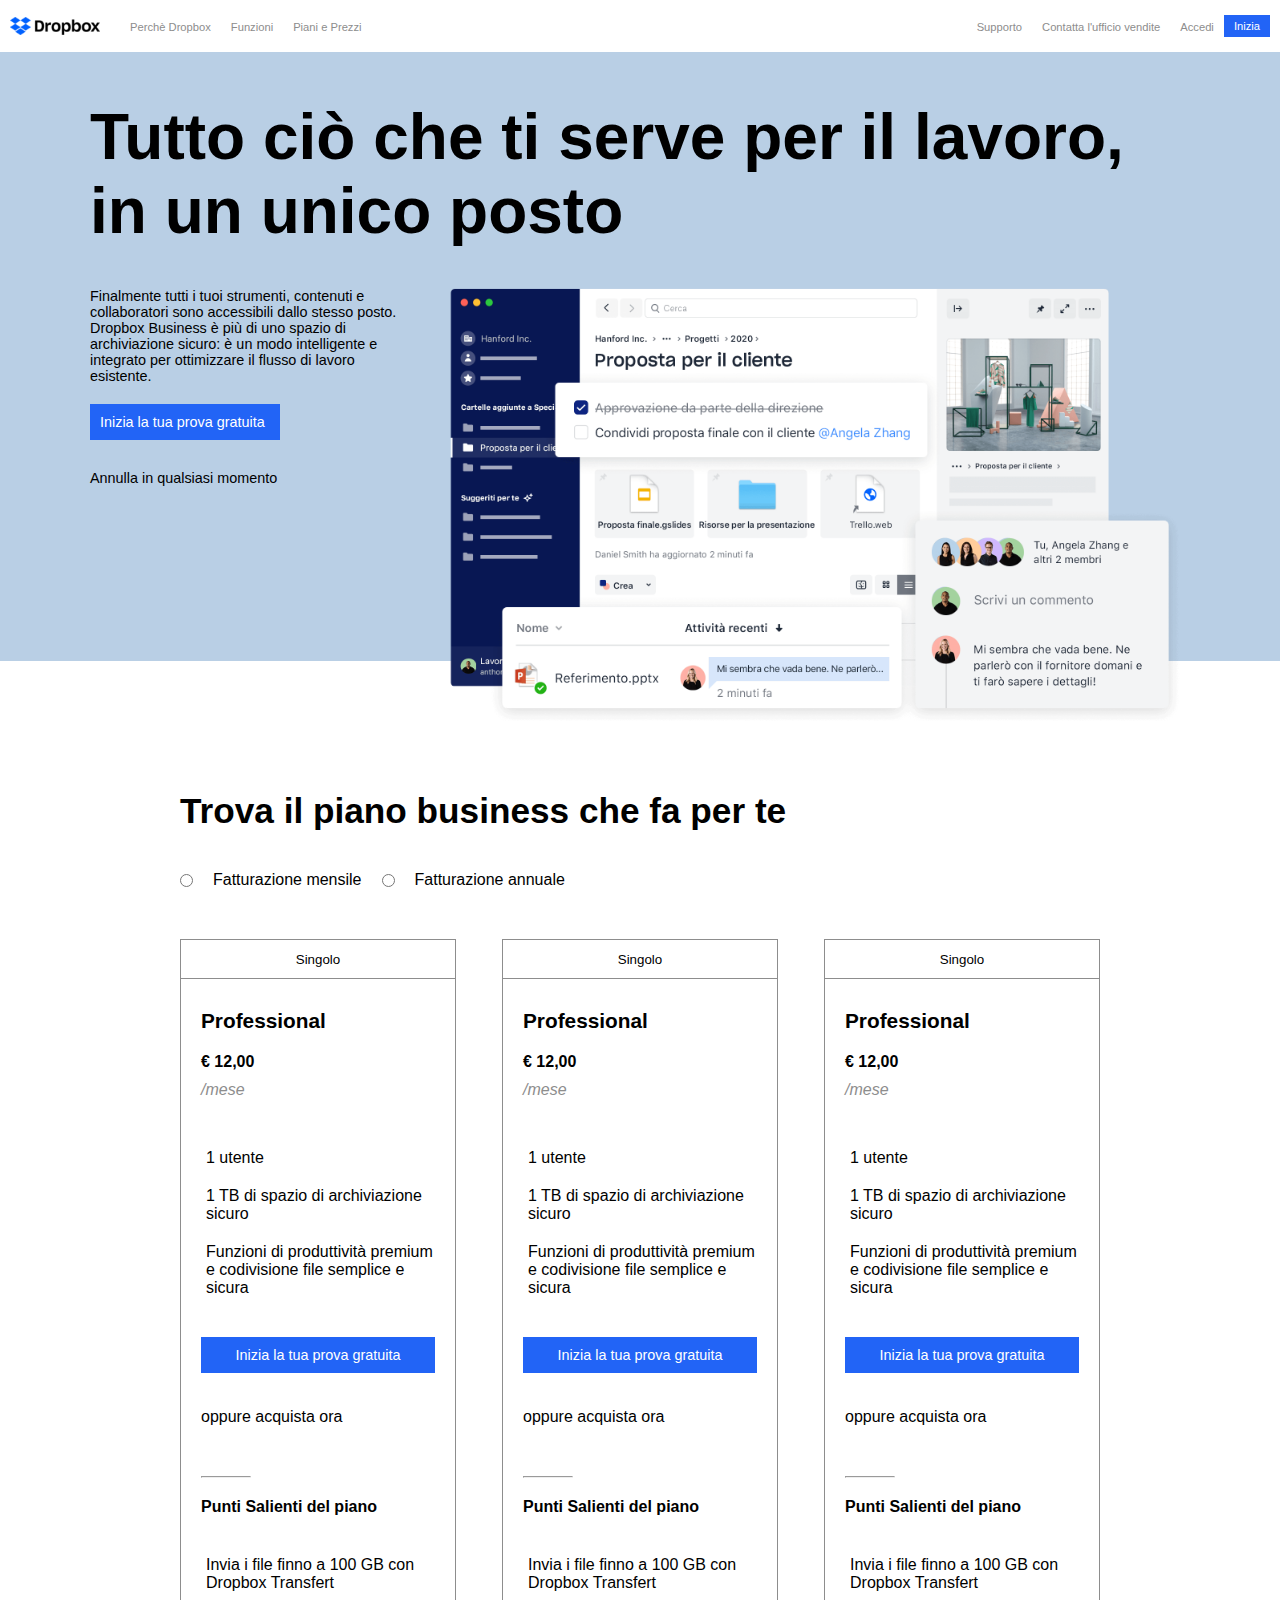
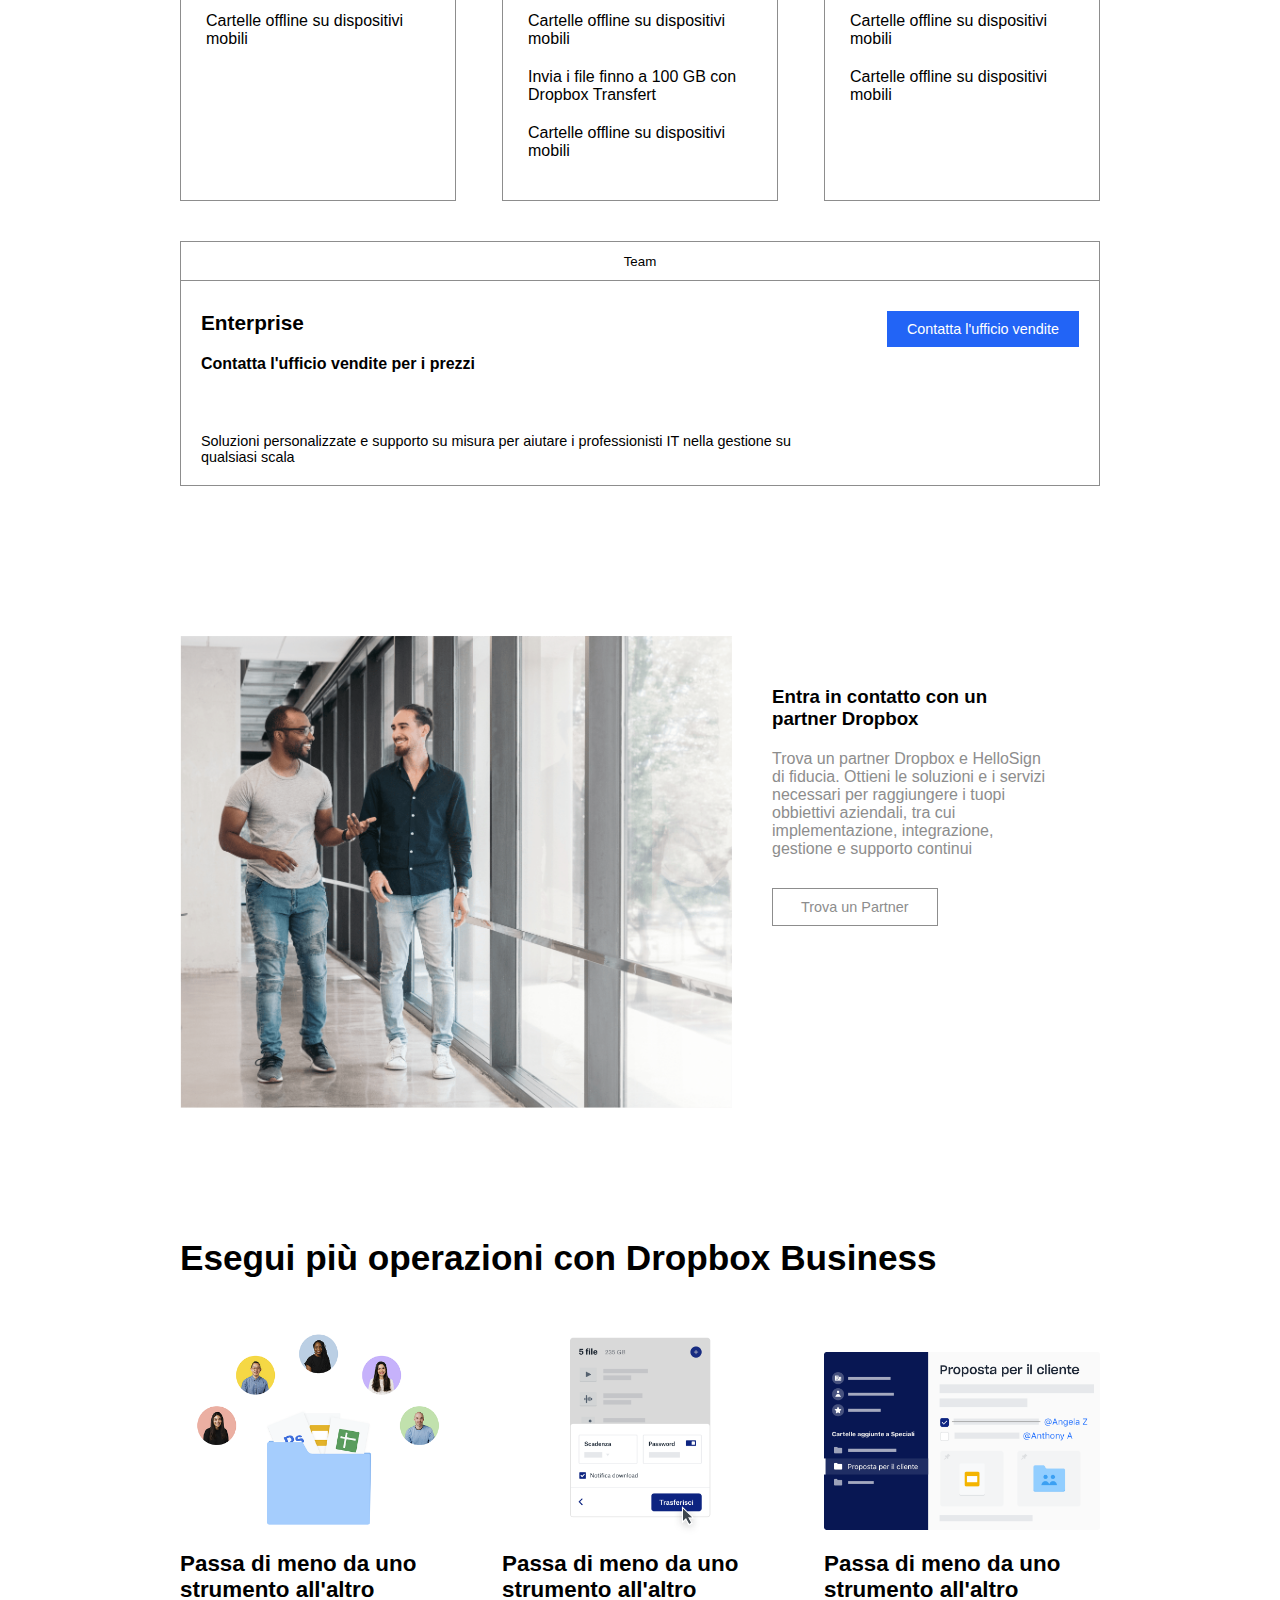
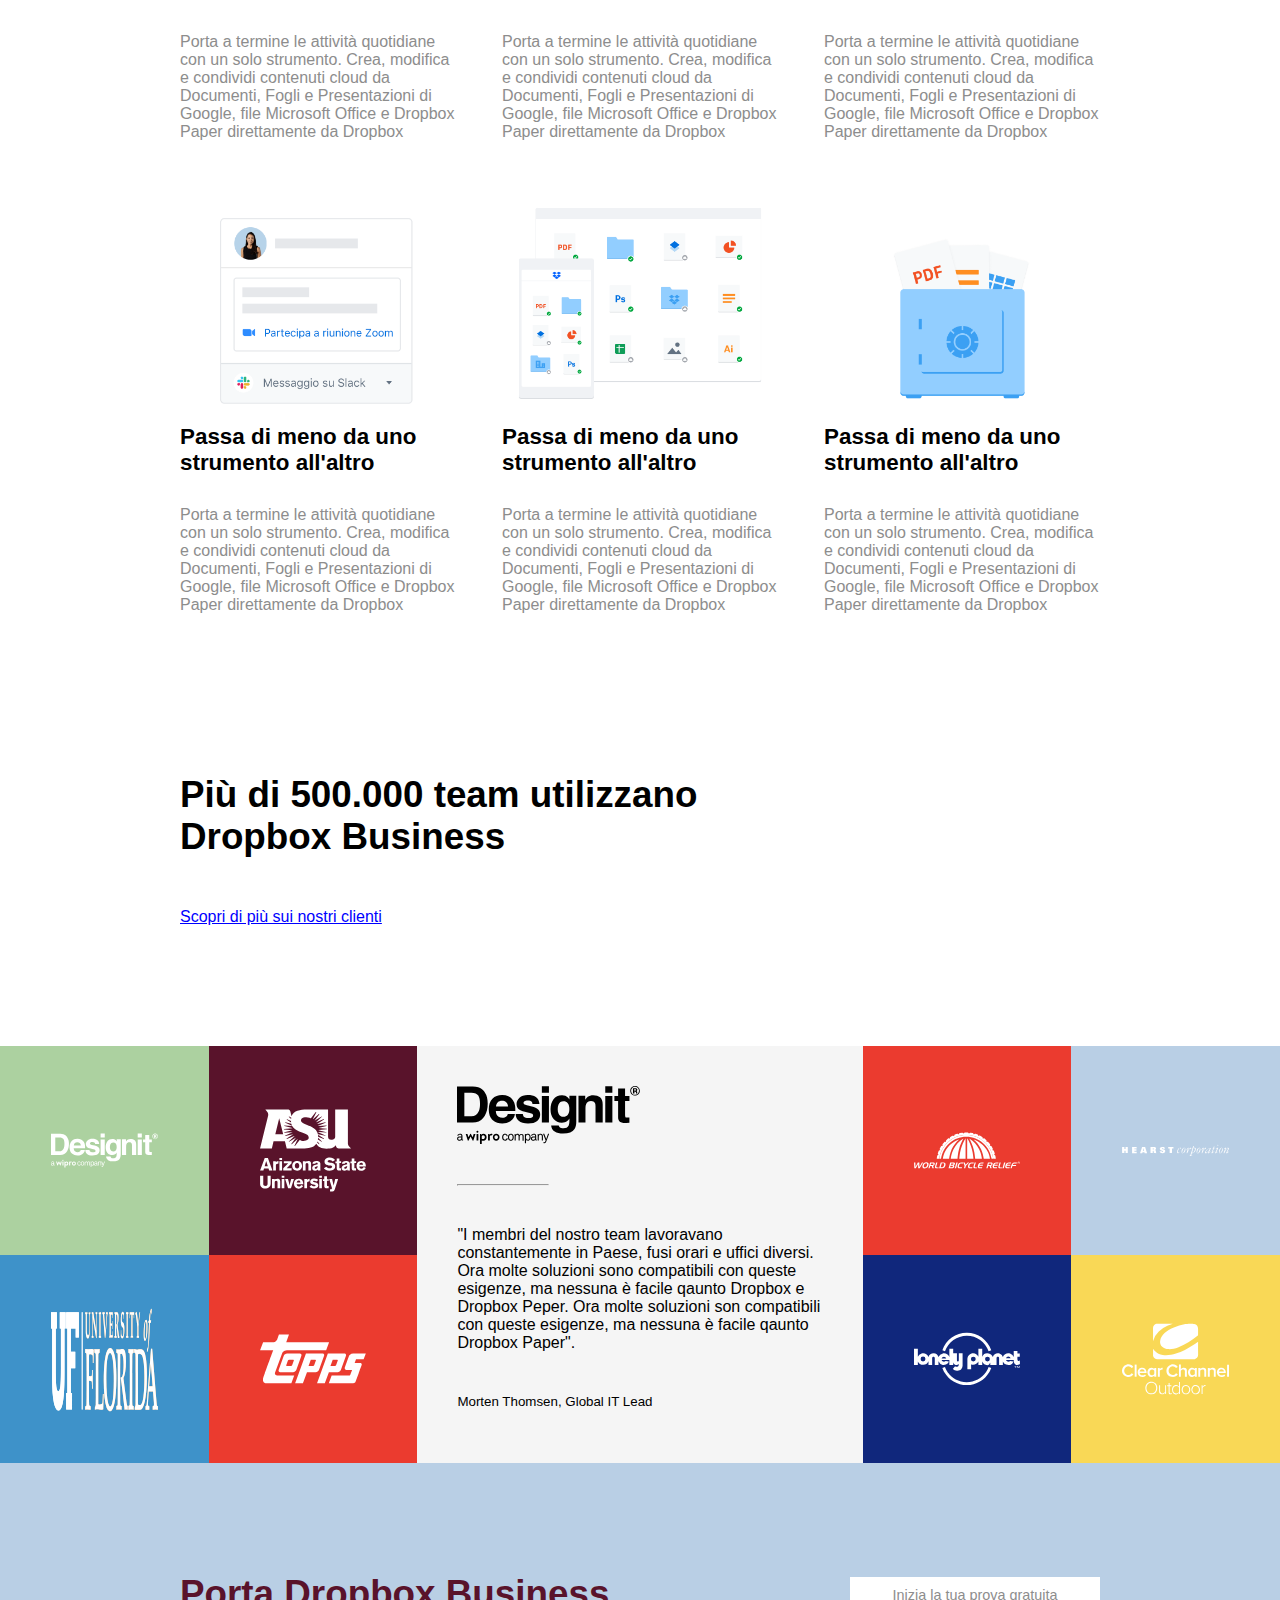
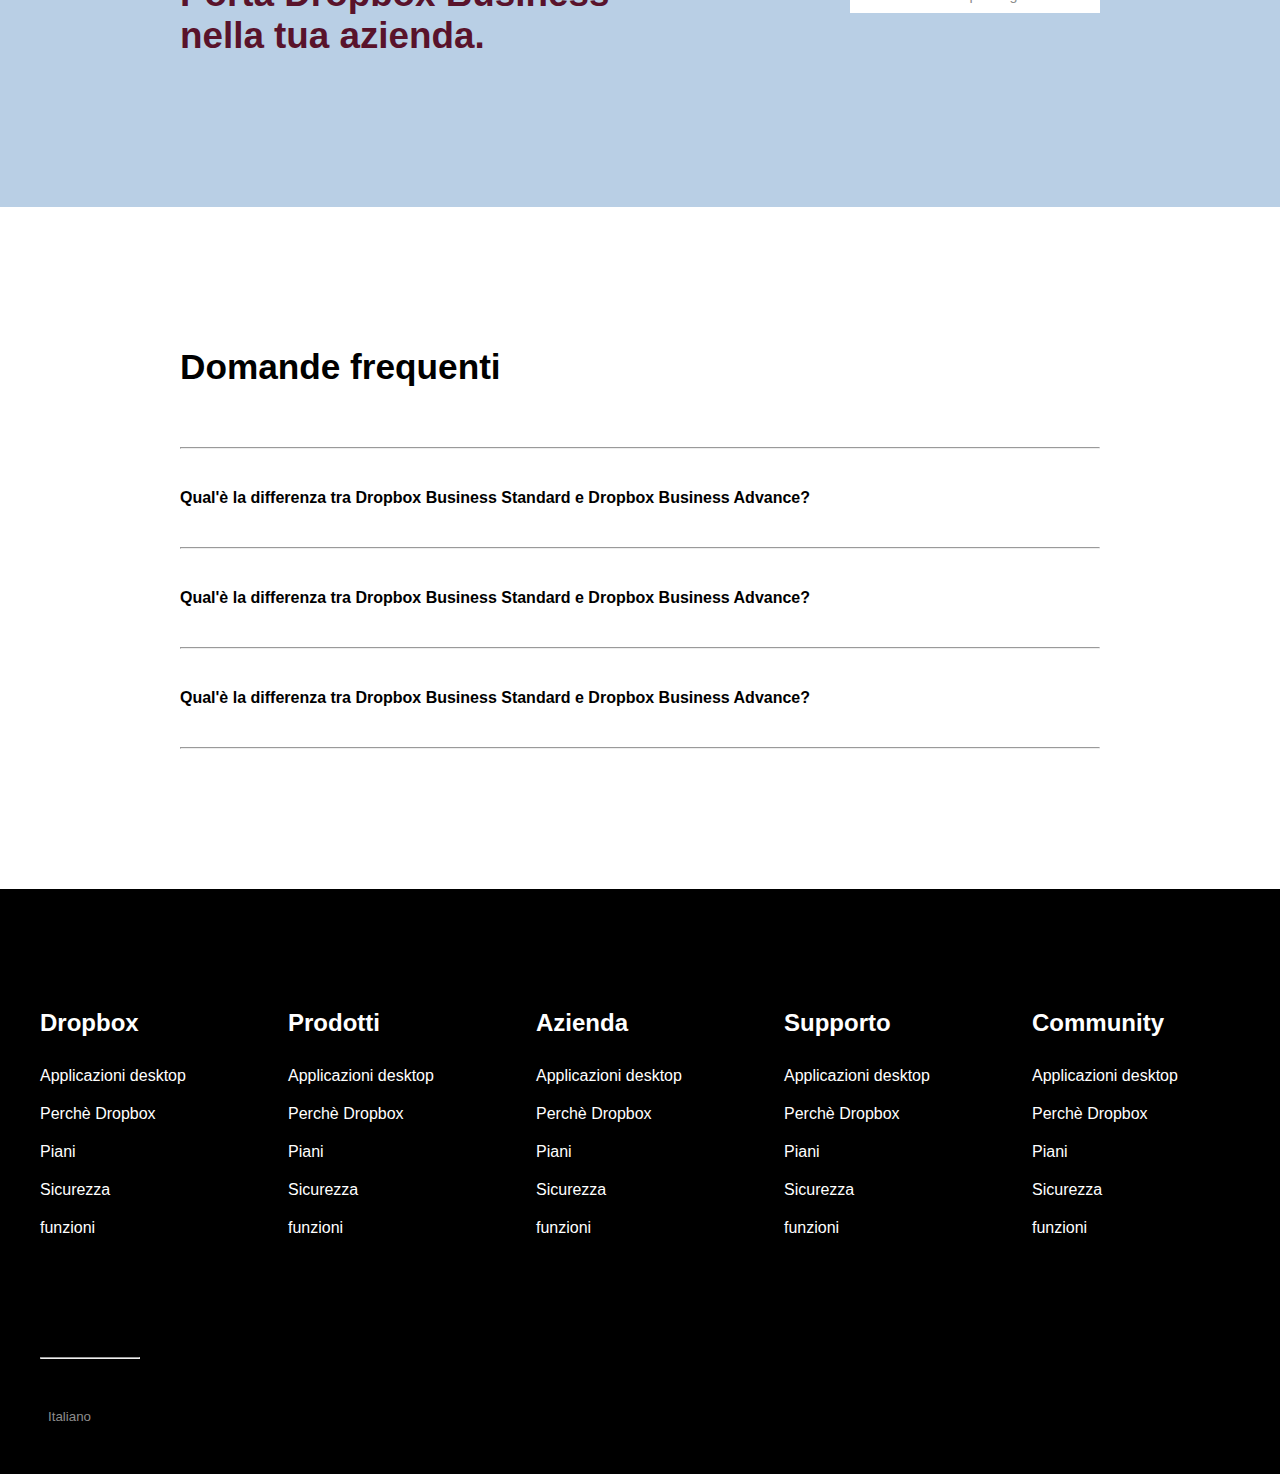
<file: index.html>
<!DOCTYPE html>
<html lang="en">

<head>
    <meta charset="UTF-8">
    <link rel="stylesheet" href="css/style.css">
    <link rel="stylesheet" href="https://cdnjs.cloudflare.com/ajax/libs/font-awesome/6.2.0/css/all.min.css"
        integrity="sha512-xh6O/CkQoPOWDdYTDqeRdPCVd1SpvCA9XXcUnZS2FmJNp1coAFzvtCN9BmamE+4aHK8yyUHUSCcJHgXloTyT2A=="
        crossorigin="anonymous" referrerpolicy="no-referrer">
    <title>Document</title>
</head>

<body>
    <header>
        <nav>



            <div class="logo">
                <img src="img/logo-small.png" alt="logo">
                <ul>
                    <li><a href="index.html">Perchè Dropbox</a></li>
                    <li><a href="index.html">Funzioni</a></li>
                    <li><a href="index.html">Piani e Prezzi</a></li>

                </ul>
            </div>
            <div class="start">

                <ul>
                    <li><a href="index.html">Supporto</a></li>
                    <li><a href="index.html">Contatta l'ufficio vendite</a></li>
                    <li><a href="index.html">Accedi</a></li>
                </ul>
                <button class="btn btn-small">Inizia</button>
            </div>

        </nav>

        <div class="container-header">
            <h1>Tutto ciò che ti serve per il lavoro, in un unico posto </h1>
            <div class="row">
                <div class="col1">
                    <p>Finalmente tutti i tuoi strumenti, contenuti e collaboratori sono accessibili dallo stesso posto.
                        Dropbox Business è più di uno spazio di archiviazione sicuro: è un modo intelligente e integrato
                        per ottimizzare il flusso di lavoro esistente. </p>


                    <div class="btn   btn-header"> Inizia la tua prova gratuita</div>
                    <p>Annulla in qualsiasi momento</p>
                    <div class="arrow-header">
                        <i class="fa-solid fa-arrow-down"></i>
                    </div>
                </div>
                <div class="col-img">
                    <img src="img/jumbo.png" alt="header-img">

                </div>
            </div>
        </div>

    </header>

    <!-- main section -->
    <main>

        <div class="container-main">
            <h2>Trova il piano business che fa per te </h2>
            <div class="radio-btn">
                <input type="radio">Fatturazione mensile
                <input type="radio">Fatturazione annuale
            </div>

            <section>
                <!-- container cards -->
                <div class="cards">
                    <!-- card1 -->
                    <div class="card">
                        <div class="card-header">
                            <div>
                                <i class="fa-solid fa-user"></i>
                                <small>Singolo</small>
                            </div>

                        </div>
                        <div class="card-body">
                            <h3>Professional</h3>
                            <div class="price"> € 12,00</div>
                            <div class="month">/mese</div>
                            <ul>
                                <li><i class="fa-solid fa-user"></i> 1 utente</li>
                                <li><i class="fa-solid fa-folder"></i> 1 TB di spazio di archiviazione sicuro </li>
                                <li><i class="fa-solid fa-share"></i> Funzioni di produttività premium e codivisione
                                    file
                                    semplice e sicura </li>

                            </ul>
                            <div class="btn btn-card"> Inizia la tua prova gratuita</div>
                            <div class="text-card"> oppure <span id="link">acquista ora</span></div>
                            <hr>
                            <h4>Punti Salienti del piano</h4>
                            <ul>
                                <li><i class="fa-solid fa-check blue"></i> Invia i file finno a 100 GB con Dropbox
                                    Transfert
                                </li>
                                <li><i class="fa-solid fa-check blue"></i> Cartelle offline su dispositivi mobili </li>

                            </ul>

                        </div>
                    </div>

                    <!-- card2 -->
                    <div class="card">
                        <div class="card-header">
                            <div>
                                <i class="fa-solid fa-user"></i>
                                <small>Singolo</small>
                            </div>

                        </div>
                        <div class="card-body">
                            <h3>Professional</h3>
                            <div class="price"> € 12,00</div>
                            <div class="month">/mese</div>
                            <ul>
                                <li><i class="fa-solid fa-user"></i> 1 utente</li>
                                <li><i class="fa-solid fa-folder"></i> 1 TB di spazio di archiviazione sicuro </li>
                                <li><i class="fa-solid fa-share"></i> Funzioni di produttività premium e codivisione
                                    file
                                    semplice e sicura </li>

                            </ul>
                            <div class="btn btn-card"> Inizia la tua prova gratuita</div>
                            <div class="text-card"> oppure <span id="link">acquista ora</span></div>
                            <hr>
                            <h4>Punti Salienti del piano</h4>
                            <ul>
                                <li><i class="fa-solid fa-check blue"></i> Invia i file finno a 100 GB con Dropbox
                                    Transfert
                                </li>
                                <li><i class="fa-solid fa-check blue"></i> Cartelle offline su dispositivi mobili </li>
                                <li><i class="fa-solid fa-check blue"></i> Invia i file finno a 100 GB con Dropbox
                                    Transfert
                                </li>
                                <li><i class="fa-solid fa-check blue"></i> Cartelle offline su dispositivi mobili </li>

                            </ul>

                        </div>
                    </div>

                    <!-- card3 -->
                    <div class="card">
                        <div class="card-header">
                            <div>
                                <i class="fa-solid fa-user"></i>
                                <small>Singolo</small>
                            </div>

                        </div>
                        <div class="card-body">
                            <h3>Professional</h3>
                            <div class="price"> € 12,00</div>
                            <div class="month">/mese</div>
                            <ul>
                                <li><i class="fa-solid fa-user"></i> 1 utente</li>
                                <li><i class="fa-solid fa-folder"></i> 1 TB di spazio di archiviazione sicuro </li>
                                <li><i class="fa-solid fa-share"></i> Funzioni di produttività premium e codivisione
                                    file
                                    semplice e sicura </li>

                            </ul>
                            <div class="btn btn-card"> Inizia la tua prova gratuita</div>
                            <div class="text-card"> oppure <span id="link">acquista ora</span></div>
                            <hr>
                            <h4>Punti Salienti del piano</h4>
                            <ul>
                                <li><i class="fa-solid fa-check blue"></i> Invia i file finno a 100 GB con Dropbox
                                    Transfert
                                </li>
                                <li><i class="fa-solid fa-check blue"></i> Cartelle offline su dispositivi mobili </li>
                                <li><i class="fa-solid fa-check blue"></i> Cartelle offline su dispositivi mobili </li>
                            </ul>

                        </div>
                    </div>
                </div>
            </section>

            <!-- card4 -->
            <section>
                <div class="card">
                    <div class="card-header">
                        <div>
                            <i class="fa-solid fa-building"></i>
                            <small>Team</small>
                        </div>

                    </div>

                    <div class="card-body single">
                        <div class="col-img">
                            <h3>Enterprise</h3>
                            <h4>Contatta l'ufficio vendite per i prezzi</h4>

                            <p>Soluzioni personalizzate e supporto su misura per aiutare i professionisti IT nella
                                gestione
                                su qualsiasi scala</p>
                        </div>
                        <div class="btn btn-card"> Contatta l'ufficio vendite</div>

                    </div>

                </div>
            </section>

            <!-- section4 -->
            <section class="four">

                <div class="row">
                    <div class="col-img">
                        <img src="img/partner.png" alt="">
                    </div>

                    <div class="col1">
                        <h3>Entra in contatto con un partner Dropbox</h3>
                        <p>Trova un partner Dropbox e HelloSign di fiducia. Ottieni le soluzioni e i servizi necessari
                            per raggiungere i tuopi obbiettivi aziendali, tra cui implementazione, integrazione,
                            gestione e supporto continui</p>
                        <div class="btn btn-card btn-grey"> Trova un Partner</div>
                    </div>
                </div>

            </section>

            <!-- section5 -->
            <section class="five">
                <!-- subtitle -->
                <h2>Esegui più operazioni con Dropbox Business </h2>
                <!-- container cards -->
                <div class="cards">
                    <!-- card1 -->
                    <div class="card">
                        <img src="img/business-feature-switching-tools.png" alt="">
                        <h3> Passa di meno da uno strumento all'altro</h3>
                        <p>Porta a termine le attività quotidiane con un solo strumento. Crea, modifica e condividi
                            contenuti cloud da Documenti, Fogli e Presentazioni di Google, file Microsoft Office e
                            Dropbox Paper direttamente da Dropbox</p>
                    </div>
                    <!-- card2 -->
                    <div class="card">
                        <img src="img/business-feature-send-files-it.png" alt="">
                        <h3> Passa di meno da uno strumento all'altro</h3>
                        <p>Porta a termine le attività quotidiane con un solo strumento. Crea, modifica e condividi
                            contenuti cloud da Documenti, Fogli e Presentazioni di Google, file Microsoft Office e
                            Dropbox Paper direttamente da Dropbox</p>
                    </div>
                    <!-- card3 -->
                    <div class="card">
                        <img src="img/business-feature-coordinate-it.png" alt="">
                        <h3> Passa di meno da uno strumento all'altro</h3>
                        <p>Porta a termine le attività quotidiane con un solo strumento. Crea, modifica e condividi
                            contenuti cloud da Documenti, Fogli e Presentazioni di Google, file Microsoft Office e
                            Dropbox Paper direttamente da Dropbox</p>
                    </div>
                    <!-- card4 -->
                    <div class="card">
                        <img src="img/business-feature-integrations-it.png" alt="">
                        <h3> Passa di meno da uno strumento all'altro</h3>
                        <p>Porta a termine le attività quotidiane con un solo strumento. Crea, modifica e condividi
                            contenuti cloud da Documenti, Fogli e Presentazioni di Google, file Microsoft Office e
                            Dropbox Paper direttamente da Dropbox</p>
                    </div>
                    <!-- card5 -->
                    <div class="card">
                        <img src="img/business-feature-multi-device.png" alt="">
                        <h3> Passa di meno da uno strumento all'altro</h3>
                        <p>Porta a termine le attività quotidiane con un solo strumento. Crea, modifica e condividi
                            contenuti cloud da Documenti, Fogli e Presentazioni di Google, file Microsoft Office e
                            Dropbox Paper direttamente da Dropbox</p>
                    </div>
                    <!-- card6 -->
                    <div class="card">
                        <img src="img/business-feature-security.png" alt="">
                        <h3> Passa di meno da uno strumento all'altro</h3>
                        <p>Porta a termine le attività quotidiane con un solo strumento. Crea, modifica e condividi
                            contenuti cloud da Documenti, Fogli e Presentazioni di Google, file Microsoft Office e
                            Dropbox Paper direttamente da Dropbox</p>
                    </div>
                </div>
            </section>

            <!-- section6 -->
            <section class="six">
                <div class="col1">
                    <h2>Più di 500.000 team utilizzano Dropbox Business</h2>
                    <div class="link">Scopri di più sui nostri clienti</div>
                </div>
            </section>
        </div>

        <!-- section7 -->
        <section class="seven">
            <div class="row">
                <!-- column left -->
                <div class="col1">
                    <div class="square bg-color6" ;">
                        <img src="img/designit.svg" alt="">
                    </div>
                    <div class="square bg-color7">
                        <img src="img/arizona_state_university.svg" alt="">
                    </div>
                    <div class="square bg-color2">
                        <img src="img/university_of_florida.svg" alt="">
                    </div>
                    <div class="square bg-color1">
                        <img src="img/topps.svg" alt="">
                    </div>

                    <!-- column center -->
                </div>
                <div class="col-center">
                    <div class="square">
                        <img src="img/designit.svg" alt="">
                        <hr>
                        <p>"I membri del nostro team lavoravano constantemente in Paese, fusi orari e uffici diversi.
                            Ora molte soluzioni sono compatibili con queste esigenze, ma nessuna è facile qaunto Dropbox
                            e Dropbox Peper. Ora molte soluzioni son compatibili con queste esigenze, ma nessuna è
                            facile qaunto Dropbox Paper".</p>
                        <small>Morten Thomsen, Global IT Lead</small>
                    </div>

                    <!-- column right -->
                </div>
                <div class="col1">
                    <div class="square bg-color1">
                        <img src=" img/world_bicycle_relief.svg">
                    </div>
                    <div class="square bg-color5">
                        <img src="img/hearst_corp.svg">
                    </div>
                    <div class="square bg-color3">
                        <img src="img/lonely_planet.svg">
                    </div>
                    <div class="square bg-color4">
                        <img src="img/clear_channel.svg">
                    </div>
                </div>

            </div>

        </section>

        <!-- section8 -->
        <section class="eight">
            <div class="container-main">
                <!-- right side -->
                <div class="col1">
                    <h2>Porta Dropbox Business nella tua azienda.</h2>
                </div>
                <!-- left side -->
                <div class="btn btn-card btn-grey"> Inizia la tua prova gratuita</div>
            </div>
        </section>

        <!-- section9 -->
        <section class="nine">
            <div class="container-main">
                <h2>Domande frequenti</h2>
                <hr>
                <!-- row1 -->
                <div class="card">
                    <div>Qual'è la differenza tra Dropbox Business Standard e Dropbox Business Advance?</div>
                    <i class="fa-solid fa-arrow-down"></i>
                </div>
                <hr>
                <!-- row2 -->
                <div class="card">
                    <div>Qual'è la differenza tra Dropbox Business Standard e Dropbox Business Advance?</div>
                    <i class="fa-solid fa-arrow-down"></i>
                </div>
                <hr>
                <!-- row3 -->
                <div class="card">
                    <div>Qual'è la differenza tra Dropbox Business Standard e Dropbox Business Advance?</div>
                    <i class="fa-solid fa-arrow-down"></i>
                </div>
                <hr>

            </div>
        </section>
    </main>

    <!-- start footer -->
    <footer>
        <!-- row1 -->
        <div class="container-main">
            <!-- column 1 -->
            <div class="col1">
                <h3>Dropbox</h3>
                <ul>
                    <li>Applicazioni desktop</li>
                    <li>Perchè Dropbox</li>
                    <li>Piani</li>
                    <li>Sicurezza</li>
                    <li>funzioni</li>
                </ul>
                <hr>
            </div>
            <!-- column 2  -->
            <div class="col1">
                <h3>Prodotti</h3>
                <ul>
                    <li>Applicazioni desktop</li>
                    <li>Perchè Dropbox</li>
                    <li>Piani</li>
                    <li>Sicurezza</li>
                    <li>funzioni</li>
                </ul>
            </div>
            <!-- column 3 -->
            <div class="col1">
                <h3>Azienda</h3>
                <ul>
                    <li>Applicazioni desktop</li>
                    <li>Perchè Dropbox</li>
                    <li>Piani</li>
                    <li>Sicurezza</li>
                    <li>funzioni</li>
                </ul>
            </div>
            <!-- column 4 -->
            <div class="col1">
                <h3>Supporto</h3>
                <ul>
                    <li>Applicazioni desktop</li>
                    <li>Perchè Dropbox</li>
                    <li>Piani</li>
                    <li>Sicurezza</li>
                    <li>funzioni</li>
                </ul>
            </div>
            <!-- column 5 -->
            <div class="col1">
                <h3>Community</h3>
                <ul>
                    <li>Applicazioni desktop</li>
                    <li>Perchè Dropbox</li>
                    <li>Piani</li>
                    <li>Sicurezza</li>
                    <li>funzioni</li>
                </ul>
            </div>


        </div>
        <!-- row2 -->
        <div class="container-main">

            <div class="language">
                <i class="fa-solid fa-globe"></i>
                <small>Italiano</small>
                <i class="fa-solid fa-arrow-up" id="arrow-language"></i>


            </div>

        </div>
    </footer>

</body>

</html>
</file>
<file: css/style.css>
* {
    margin: 0;
    padding: 0;
    box-sizing: border-box;
    font-family: Arial, Helvetica, sans-serif;
}

nav {
    background-color: rgb(255 255 255);
    width: 100%;
    position: fixed;
    top: 0;
    z-index: 10;
    display: flex;
    justify-content: space-between;
    align-items: center;
    padding: 15px 10px;



}

header {
    background-color: rgb(185 207 229);
    margin-bottom: 130px;
    margin-top: 40px;

}

.container-header {

    max-width: 1200px;
    width: 1100px;
    margin: 0px auto;
    position: relative;
    top: 60px;

}

.container-header h1 {
    color: black;
    font-size: 4rem;
    margin-bottom: 40px;
    font-weight: bold;
}

.container-header p {
    text-align: start;
    font-size: 0.9rem;
    margin-bottom: 20px;
}

.row {
    display: flex;
}


.col1 {
    flex-basis: 30%;
}

.col-img {
    flex-basis: 70%;
}

.col-img img {
    width: 100%;
    display: block;

}


.logo,
.start {
    display: flex;
}

/* unordered list */
.logo ul,
.start ul {
    display: flex;
    list-style: none;
    align-items: center;
    text-decoration: none;
}

/* elements a */
.logo ul li a,
.start ul li a {
    margin: 0 10px;
    text-decoration: none;
    color: rgb(141 141 141);
    font-size: 0.7rem;
    align-items: center;
}

/* elements a:hover */
.logo ul li a:hover,
.start ul li a:hover {
    text-decoration: underline;
}

.logo img {
    width: 90px;
    margin-right: 20px;
}

/* button */
.btn {
    color: white;
    background-color: rgb(34 100 246);
    padding: 5px 10px;
    align-items: center;
    border: 0px;
}

/* button active */
.btn:active {
    filter: brightness(90%);
}

/* small button */
.btn-small {

    font-size: 0.7rem;

}

/* button header */
.btn-header {
    font-size: 0.9rem;
    width: 190px;
    margin-bottom: 30px;
    padding: 10px 10px;
}


/* arrow header */
.arrow-header {
    margin-top: 80px;

    font-size: 2.2rem;
}

/* arrow active */
.arrow-header:active {
    color: rgb(34 100 246);
}


/* container main */
.container-main {
    width: 920px;

    margin: auto;
}

.container-main h2 {
    font-size: 2.2rem;
    margin-bottom: 40px;
    font-weight: bold;
}

/* radio buitton elements */
.radio-btn {
    display: flex;
    align-items: center;
    margin-bottom: 50px;
    column-gap: 20px;



}

/* container cards */
.cards {
    display: flex;
    justify-content: space-between;
    margin-bottom: 40px;
}

/* card */
.card {
    flex-basis: 30%;


    color: black;
    border: 1px solid rgb(141 141 141);


}


/* header card */
.card-header {
    display: flex;
    justify-content: center;
    align-items: center;
    padding: 10px 0;
    border-bottom: 1px solid rgb(141 141 141);
    margin-bottom: 30px;
}

/* body card */
.card-body {
    padding: 0 20px;
}

.card-body h3 {
    font-size: 1.3rem;
    margin-bottom: 20px;
}

/* price card */
.card-body .price {
    font-weight: bold;
    margin-bottom: 10px;
}

/* month card */
.card-body .month {
    font-style: oblique;
    margin-bottom: 50px;
    color: rgb(141 141 141);
}


.card-body ul,
.card-body h4 {

    margin-bottom: 40px;


}

.card-body ul li {
    display: flex;

    margin-bottom: 20px;
    list-style: none;
    column-gap: 5px;

}

/* button card */
.btn-card {
    padding: 10px 20px;
    margin-bottom: 35px;
    font-size: 0.9rem;
    text-align: center;
}

/* card text */
.text-card {

    margin-bottom: 50px;
}

/* text link */
.link {
    text-decoration: underline;
    color: blue;

}

/* text link hover  */
.link:hover {
    font-weight: bold;
}

.card-body hr {
    margin-bottom: 20px;
    width: 50px;
    color: rgb(141 141 141);
}

.blue {
    color: rgb(34 100 246);
    align-items: center;
}

.single {
    display: flex;
    justify-content: space-between;



}

.single p,
.single h4 {

    padding-bottom: 20px;

}

.single p {
    font-size: 0.9rem;
}

.single .btn-card {
    height: 100%;
}

/* row section 4  */
.four .row {
    margin-top: 150px;
    margin-bottom: 130px;

}

.four .col1 h3 {
    margin: 20px 0;
    padding-top: 30px;

}

.four .row .col-img {
    flex-basis: 60%;
    margin-right: 40px;
}

.four .row .col-img img {
    width: 100%;
    display: block;

}

.four .col1 p {
    color: rgb(141 141 141);
    margin-bottom: 30px;

}

/* button grey */
.btn-grey {
    background-color: white;
    color: rgb(141 141 141);
    padding: 10px 20px;
    font-size: 0.9rem;
    margin-bottom: 30px;
    border: solid 1px rgb(141 141 141);
    width: 60%;
}


.five h2 {
    margin-bottom: 40px;
}

.five h3 {
    margin-top: 10px;
    font-size: 1.4rem;
    margin-bottom: 30px;
}

.five p {
    font-size: 1rem;
    color: rgb(141 141 141);
}

.five .cards {
    display: flex;
    justify-content: space-between;
    flex-wrap: wrap;

}

.five .card {
    flex-basis: 30%;
    margin-bottom: 50px;
    border: 0;

}

.five .card img {
    width: 100%;
    display: block;
    object-fit: cover;
}

.six {
    display: flex;
}

.six .col1 {
    flex-basis: 70%;
    margin-bottom: 120px;

}

.six h2 {
    margin-top: 70px;
    margin-bottom: 50px;
    font-size: 2.3rem;
}



.seven .row .col1 {
    display: flex;
    height: (100vw / 3);
    flex-wrap: wrap;
    flex-basis: 50%;


}

.seven .row .col1 .square {
    display: flex;
    flex-basis: 50%;

    aspect-ratio: 1/1;
    justify-content: center;
    padding: 4vw;

}

.seven .row .col1 .square:hover {
    border: 10px solid rgb(213 232 207);
}


.seven .row .col1 .square img {
    display: block;
    width: 100%;
    filter: invert(1);

}

.seven .row .col-center {
    padding: 40px;
    flex-basis: 50%;
    background-color: rgb(245 245 245);


}

.seven .row .col-center .square img {
    display: block;
    width: 50%;
    margin-bottom: 40px;
    align-items: center;


}

.seven .row .col-center .square hr {
    display: block;
    width: 25%;

    color: rgb(141 141 141);
    margin-bottom: 40px;

}

.seven .row .col-center .square p {
    margin-bottom: 40px;
    font-size: 1rem;


}

.bg-color1 {
    background-color: rgb(235 59 47);
}

.bg-color2 {
    background-color: rgb(62 146 201);
}

.bg-color3 {
    background-color: rgb(16 39 124);
}

.bg-color4 {
    background-color: rgb(249 216 86);
}

.bg-color5 {
    background-color: rgb(185 207 229);
}

.bg-color6 {
    background-color: rgb(172 209 160);
}

.bg-color7 {
    background-color: rgb(89 19 43);
}












.eight {


    margin-bottom: 140px;
    background-color: rgb(185 207 229);
    padding: 110px 0;
}

.eight .container-main {
    display: flex;
    justify-content: space-between;
    align-items: center;
    column-gap: 60px;
}

.eight .container-main .col1 {
    flex-basis: 50%;


}

.eight .container-main .btn {

    width: 250px;
    margin-bottom: 80px;
    border: 0;
}

.eight .container-main .col1 h2 {
    color: rgb(89 19 43);
    font-size: 2.3rem;
}

.nine {
    margin-bottom: 140px;

}

.nine h2 {
    margin-bottom: 60px;

}

.nine .container-main .card {
    display: flex;
    justify-content: space-between;
    flex-direction: row;
    border: 0;
    padding: 40px 0;
    font-weight: bold;
    padding-right: 30px;
}

footer {
    background-color: black;
    padding-top: 120px;
    color: white;

}

footer .container-main {
    background-color: black;

    width: 1200px;
    margin: 0px auto;
    display: flex;
    justify-content: space-between;
    column-gap: 40px;


}

footer .container-main .col1 {
    flex-frow: 1;

}

footer .container-main .col1 h3 {
    font-size: 1.5rem;
    margin-bottom: 20px;
}

footer .container-main .col1 ul li {
    list-style: none;
    padding: 10px 0;
    font-size: 1rem;
}

footer .container-main .col1 ul {
    margin-bottom: 110px;
}

footer .container-main .col1 hr {
    width: 100px;

}

footer .language {
    display: flex;
    justify-content: space-between;
    align-items: center;
    column-gap: 8px;
    color: rgb(141 141 141);
    padding: 50px 0;
    font-size: 1rem;
}

#arrow-language {
    font-size: 10px;
    text-align: center;
}
</file>
